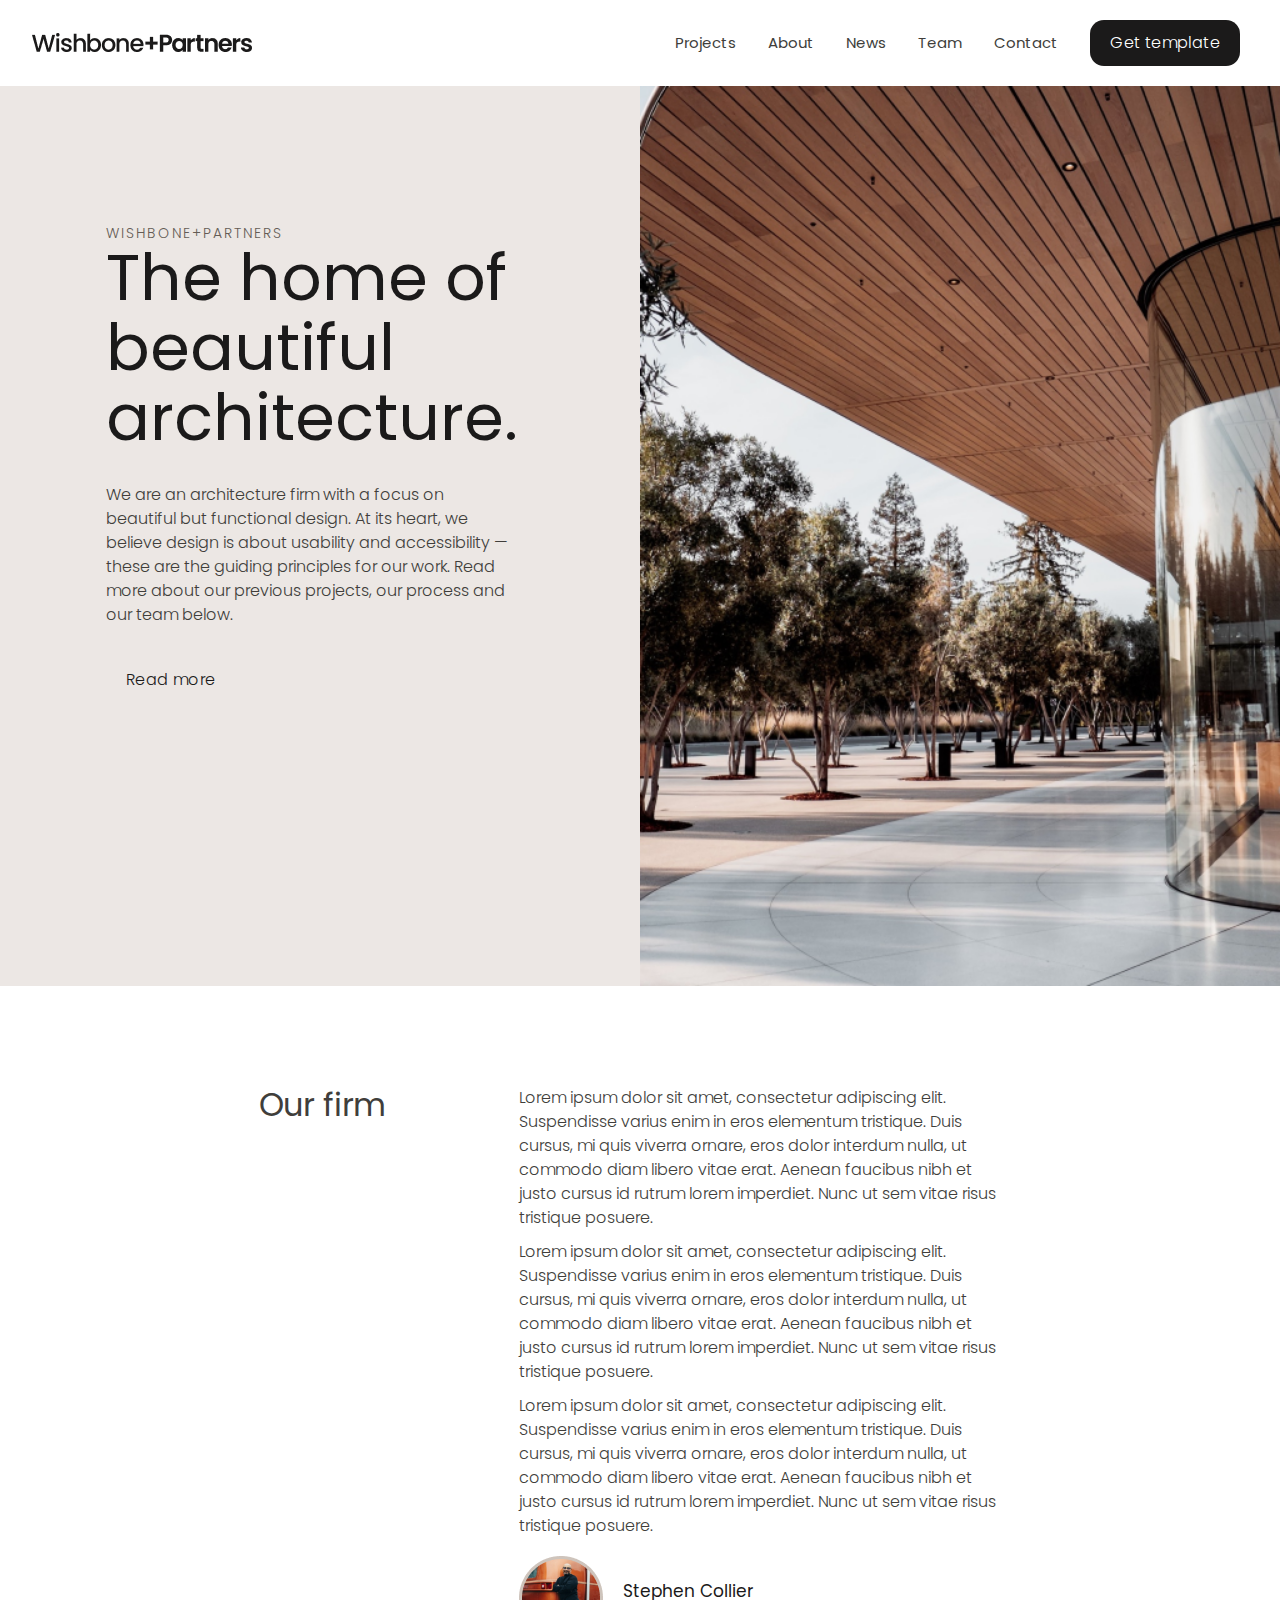
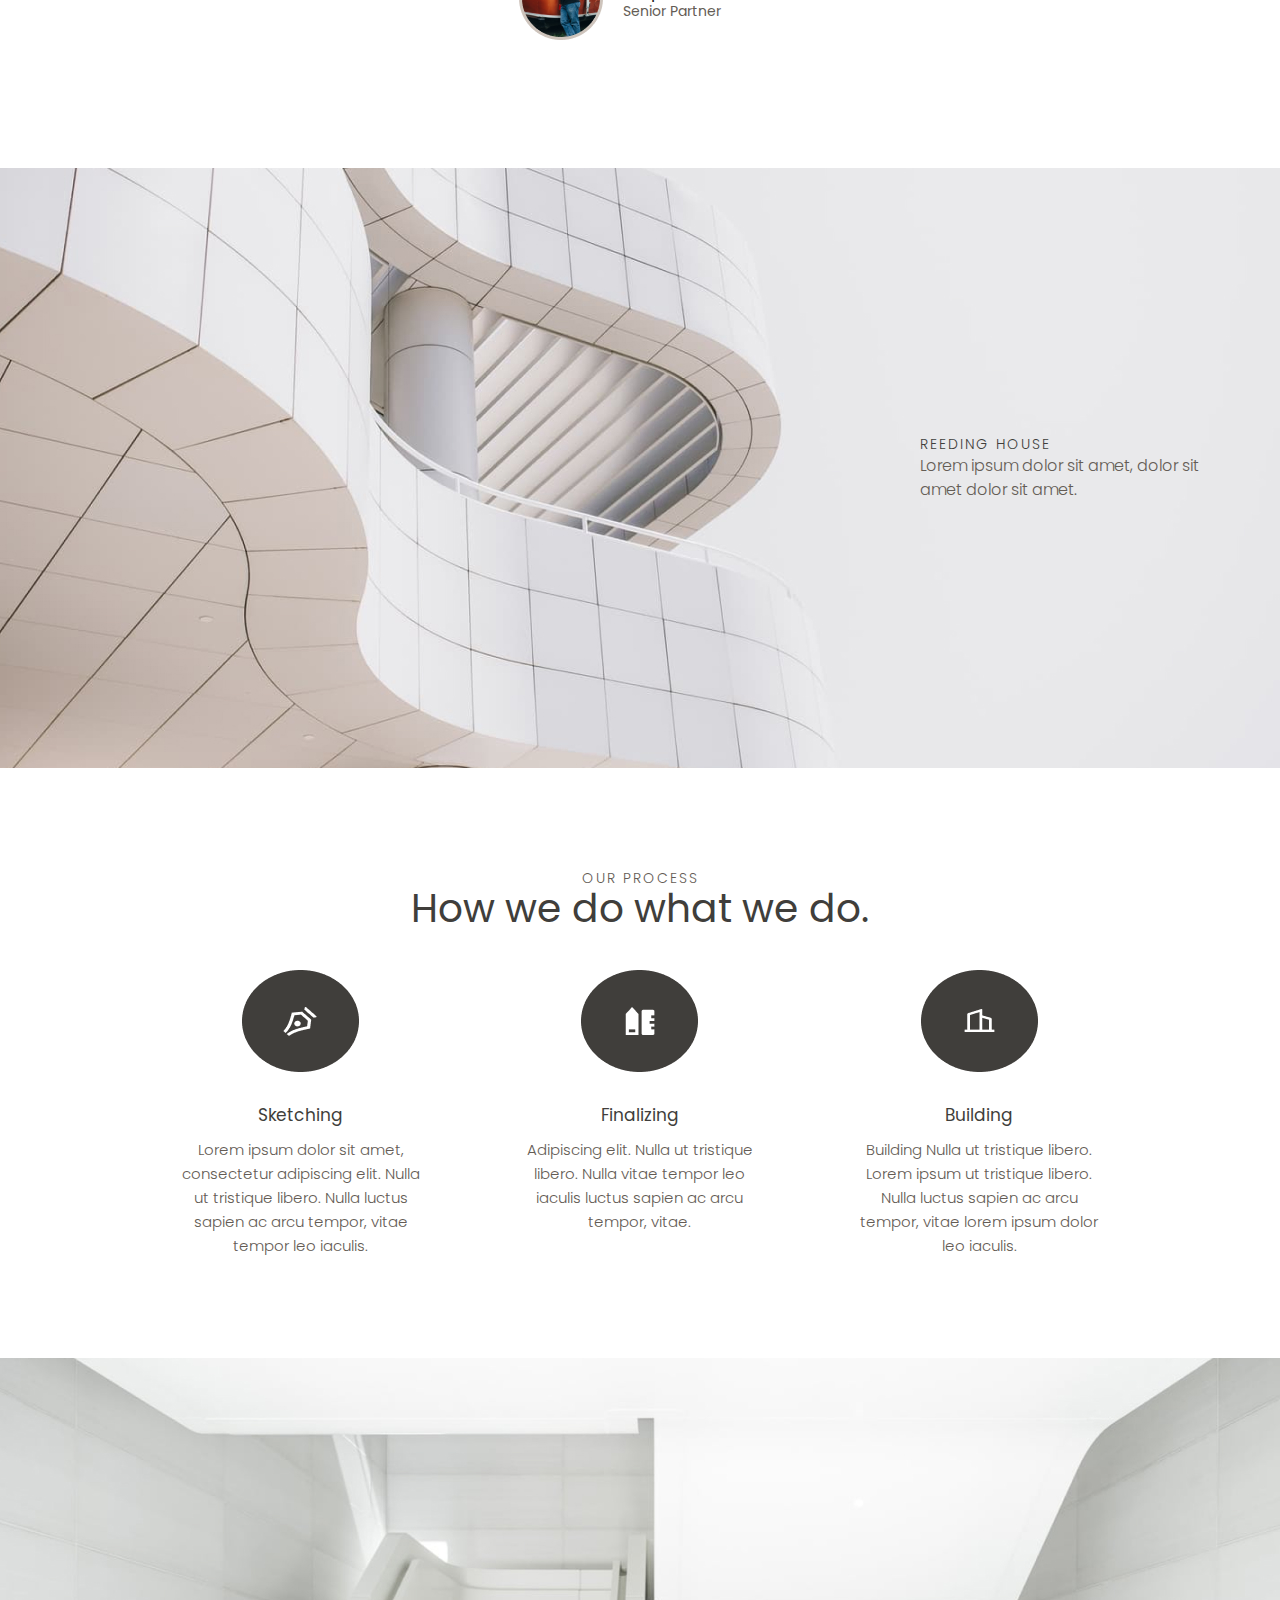
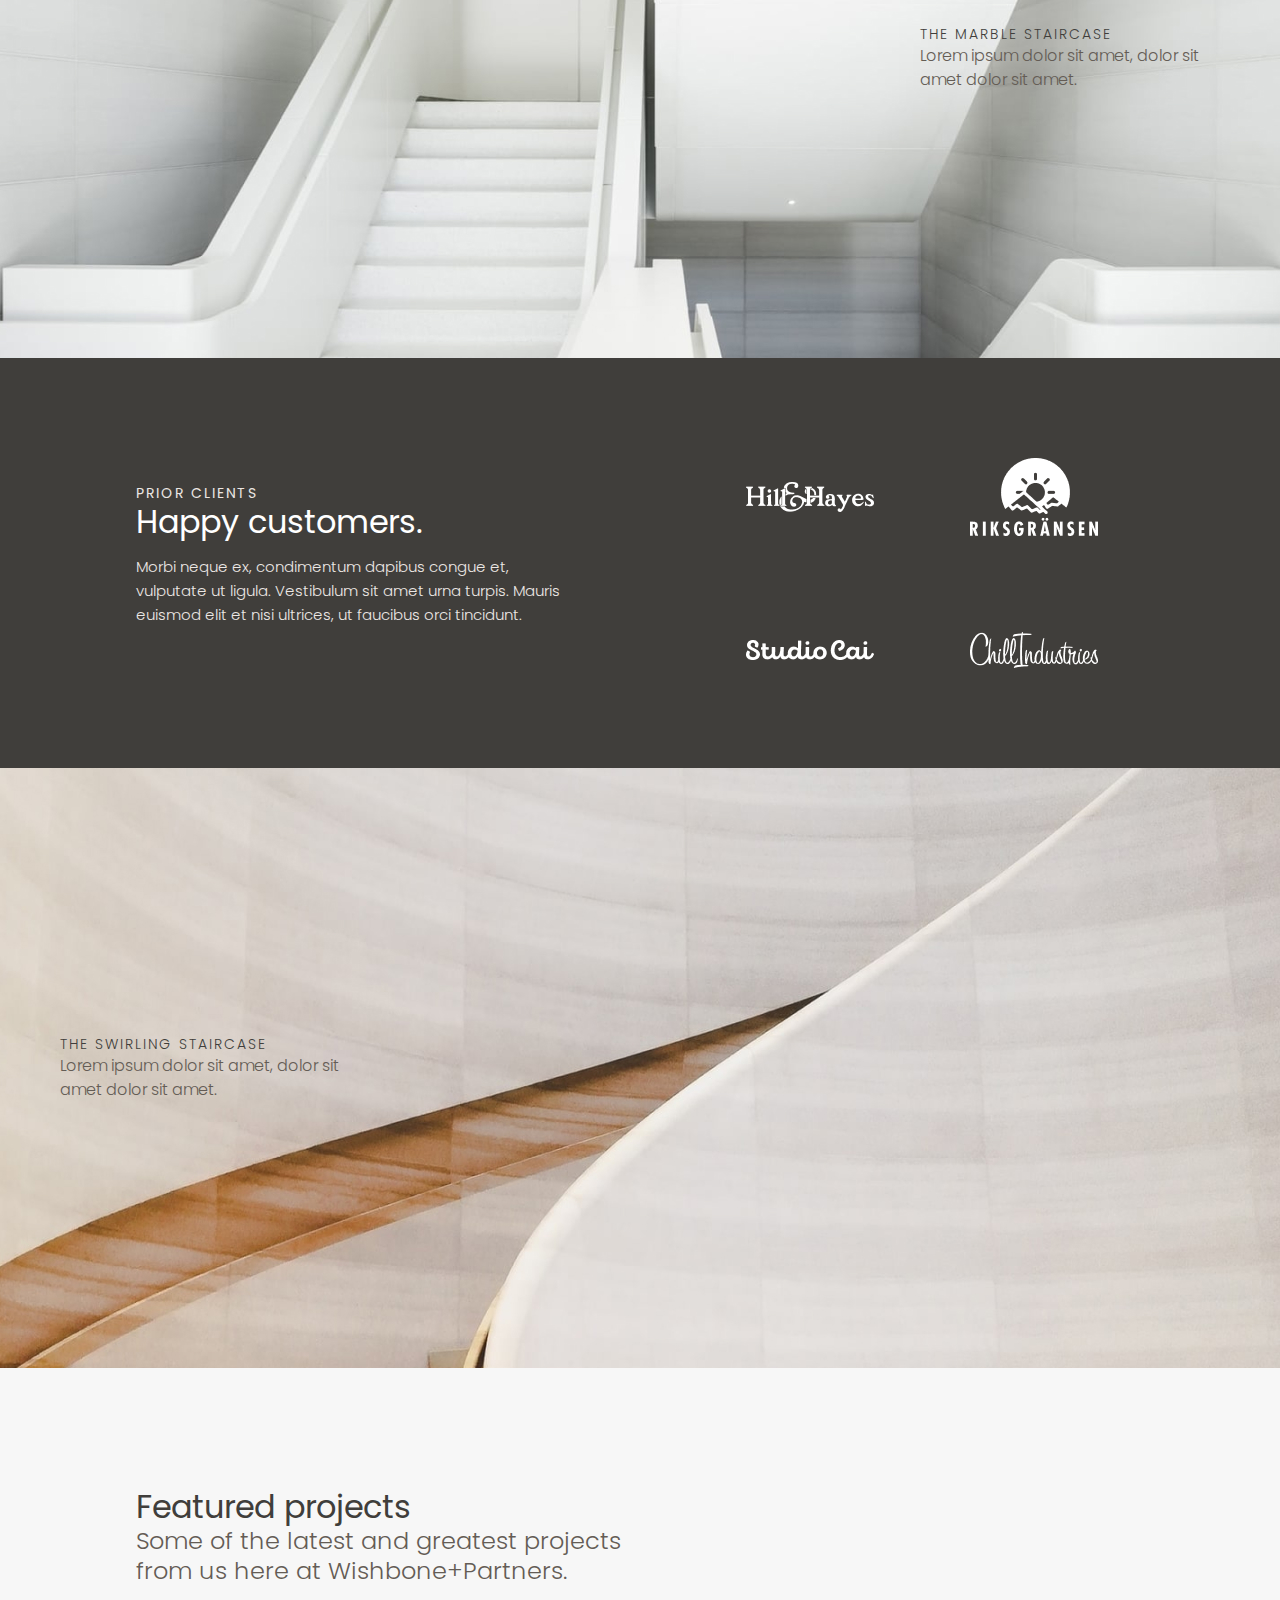
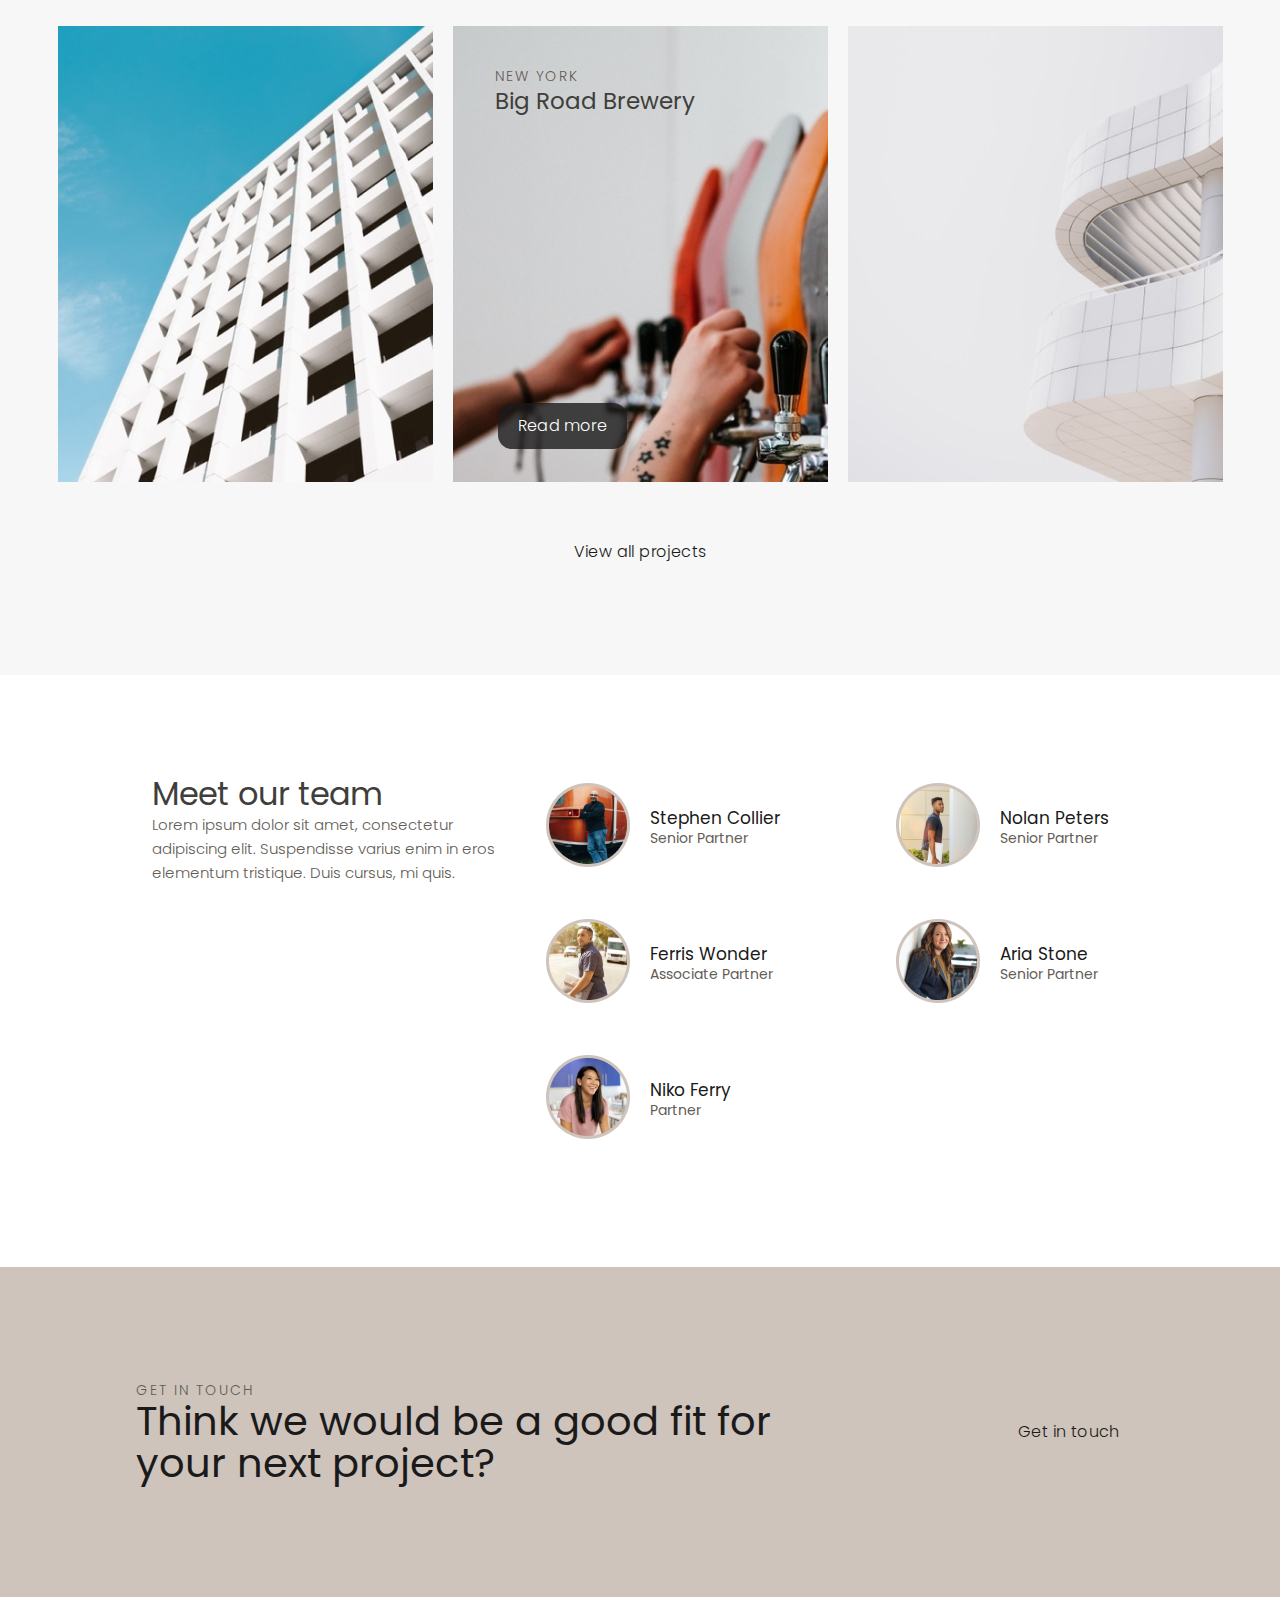
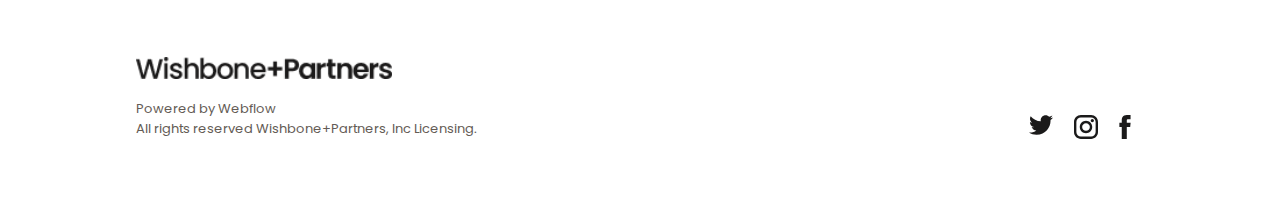
<file: index.html>
<!DOCTYPE html>
<html lang="en">
<head>
    <meta charset="UTF-8">
    <meta http-equiv="X-UA-Compatible" content="IE=edge">
    <meta name="viewport" content="width=device-width, initial-scale=1.0">
    <title>Wishbone+Partners</title>

    <link rel="icon" href="./img/favicon.png">
    <link rel="apple-touch-icon" href="./img/apple-touch-icon.png">
    <link rel="manifest" href="manifest.webmanifest">

    <link rel="preconnect" href="https://fonts.googleapis.com">
    <link rel="preconnect" href="https://fonts.gstatic.com" crossorigin>
    <link href="https://fonts.googleapis.com/css2?family=Poppins:wght@300;500;700&display=swap" rel="stylesheet">
    <link rel="stylesheet" href="./css/style.css">
</head>

<body class="body_main">
    
    <header class="header">
        
            <div class="header__block">
                <div class="header__logo">
                    <!-- <img src="./img/logo-main.png" alt=""> -->
                    <a href="/"><img src="./img/logo-main.png" alt=""></a>

                </div>
                <nav class="nav">
                    <div class="header__nav">
                        <ul class="nav__list">
                            <li class="nav__items"><a class="nav__link" href="#featured">Projects</a></li>
                            <li class="nav__items"><a class="nav__link" href="#preview">About</a></li>
                            <li class="nav__items"><a class="nav__link" href="#">News</a></li>
                            <li class="nav__items"><a class="nav__link" href="#team">Team</a></li>
                            <li class="nav__items"><a class="nav__link" href="#contactsas">Contact</a></li>
                        </ul>
                        <a href="#" class="button button_get header_button"> Get template</a>
                    </div>

                    <div class="hamburger">
                        <span></span>
                        <span></span>
                        <span></span>
                    </div>              
                </nav>
            </div>

    </header>

    <main> 
        <section class="promo">
            <div class="container">
                <div class="promo__block">
                    <div class="promo__text">
                        <p class="subheading">Wishbone+Partners</p>
                        <h1 class="heading-primary u-margin-bottom-medium">The home of beautiful architecture.</h1>
                        <div class="paragraph">We are an architecture firm with a focus on beautiful but functional design. At its heart, we believe design is about usability and accessibility — these are the guiding principles for our work. Read more about our previous projects, our process and our team below.</div>
                        <a class="button u-margin-top-big" href="#">Read more</a>
                    </div>
                    <div class="promo__img">
                    </div>
                </div>
            </div>                
        </section> 

        <section class="preview" id="preview">            
            <div class="container">
                <div class="preview__wrapper">
                    <h2 class="heading-secondary">
                        Our firm
                    </h2>
                    <div class="preview__block">  
                            <p class="paragraph">Lorem ipsum dolor sit amet, consectetur adipiscing elit. Suspendisse varius enim in eros elementum tristique. Duis cursus, mi quis viverra ornare, eros dolor interdum nulla, ut commodo diam libero vitae erat. Aenean faucibus nibh et justo cursus id rutrum lorem imperdiet. Nunc ut sem vitae risus tristique posuere.
                            <p class="paragraph">
                            Lorem ipsum dolor sit amet, consectetur adipiscing elit. Suspendisse varius enim in eros elementum tristique. Duis cursus, mi quis viverra ornare, eros dolor interdum nulla, ut commodo diam libero vitae erat. Aenean faucibus nibh et justo cursus id rutrum lorem imperdiet. Nunc ut sem vitae risus tristique posuere.
                            <p class="paragraph">
                            Lorem ipsum dolor sit amet, consectetur adipiscing elit. Suspendisse varius enim in eros elementum tristique. Duis cursus, mi quis viverra ornare, eros dolor interdum nulla, ut commodo diam libero vitae erat. Aenean faucibus nibh et justo cursus id rutrum lorem imperdiet. Nunc ut sem vitae risus tristique posuere.</p>

                        <div class="preview__author">
                            <div class="preview__author_photo">
                                <img src="./img/photo-owner.png" alt="photo-owner">
                            </div>
                            <div class="preview__author-name name">
                                Stephen Collier
                                <span class="specialty">Senior Partner</span> 
                            </div>
                        </div>
                    </div>
                </div>
            </div>
        </section> 

         <section class="projects">
                <div class="projects__wrapper projects__wrapper_first">
                    <div class="projects__descr_right">
                        <p class="subheading subheading-dark">Reeding House</p>
                        <div class="paragraph-light">
                            Lorem ipsum dolor sit amet, dolor sit amet dolor sit amet.
                        </div>
                    </div>
                </div>
        </section> 

         <section class="process">
            <div class="container">
                <div class="process__wrapper">
                    <p class="subheading">Our process</p>
                    <h2 class="heading-trinity">How we do what we do.</h2>
                    <div class="process__block">
                        <div class="process__items">
                            <div class="process__img">
                                <img src="./img/process-1.png" alt="">
                            </div>
                            <p class="paragraph-name">Sketching</p>
                            <div class="paragraph-small">
                                Lorem ipsum dolor sit amet, consectetur adipiscing elit. Nulla ut tristique libero. Nulla luctus sapien ac arcu tempor, vitae tempor leo iaculis.
                            </div>
                        </div>
                        <div class="process__items">
                            <div class="process__img">
                                <img src="./img/process-2.png" alt="">
                            </div>
                            <p class="paragraph-name">Finalizing</p>
                            <div class="paragraph-small">
                                Adipiscing elit. Nulla ut tristique libero. Nulla vitae tempor leo iaculis luctus sapien ac arcu tempor, vitae.                        </div>
                        </div>
                        <div class="process__items">
                            <div class="process__img">
                                <img src="./img/process-3.png" alt="">
                            </div>
                            <p class="paragraph-name">Building</p>
                            <div class="paragraph-small">
                                Building
                                Nulla ut tristique libero. Lorem ipsum ut tristique libero. Nulla luctus sapien ac arcu tempor, vitae lorem ipsum dolor leo iaculis.                        </div>
                        </div>
                    </div>
                </div>
            </div>
        </section> 

        <section class="projects">
            <div class="projects__wrapper projects__wrapper_second">
                <div class="projects__descr_right">
                    <p class="subheading subheading-dark">The marble staircase</p>
                    <div class="paragraph-light">
                        Lorem ipsum dolor sit amet, dolor sit amet dolor sit amet.
                    </div>
                </div>
            </div>
        </section> 

         <section class="clients">
            <div class="container">
                <div class="clients__block">
                    <div class="clients__report">
                        <p class="subheading subheading-light">prior clients</p>
                        <h3 class="heading-secondary heading-secondary-white">Happy customers.</h3>
                        <p class="paragraph-small-light">
                            Morbi neque ex, condimentum dapibus congue et, vulputate ut ligula. Vestibulum sit amet urna turpis. Mauris euismod elit et nisi ultrices, ut faucibus orci tincidunt.
                        </p>
                    </div>
                    <div class="clients__list">
                        <img src="./img/logo-1.png" alt=""> 
                        <img src="./img/logo-2.png" alt="">
                        <img src="./img/logo-3.png" alt="">
                        <img src="./img/logo-4.png" alt="">
                    </div>
                </div>
            </div>
        </section> 

        <section class="projects">
            <div class="projects__wrapper projects__wrapper_third">
                <div class="projects__descr_left">
                    <p class="subheading subheading-dark">The swirling staircase</p>
                    <div class="paragraph-light">
                        Lorem ipsum dolor sit amet, dolor sit amet dolor sit amet.
                    </div>
                </div>
            </div>
        </section>

    <section class="featured" id="featured">
            <div class="featured__wrapper">
                <h2 class="heading-secondary">Featured projects</h2>
                <p class="featured__text">Some of the latest and greatest projects from us here at Wishbone+Partners.</p>
                
                <div class="featured__list u-margin-bottom-big u-margin-top-bigger">
                    <div class="featured__items">
                        <img src="./img/projects-1.jpg" alt="projects-1"> 
                    </div>
                    
                    <div class="featured__items">
                        <div class="featured__desc">
                            <p class="subheading">New York</p>
                            <h2 class="featured__desc__title">Big Road Brewery </h2>
                        </div>
                        <div class="featured__desc-button">
                        <a class="button button-more" href="./page.html">Read more</a>
                        </div> 

                        <img src="./img/projects-2.jpg" alt="projects-2">                        
                    </div>

                    <div class="featured__items">
                        <img src="./img/projects-3.jpg" alt="projects-3">
                    </div>
                </div>
                <div class="u-center-text">
                    <a class="button button-center" href="/blog.html">View all projects</a>    
                </div>                
            </div>
        </section> 

        <section class="team" id="team">
            <div class="wrapper">
                <div class="team__block">    
                    <div class="team__report">
                        <h2 class="heading-secondary">Meet our team</h2>
                        <p class="team__descr">Lorem ipsum dolor sit amet, consectetur adipiscing elit. Suspendisse varius enim in eros elementum tristique. Duis cursus, mi quis.</p>
                        <a class="button team__button">See team</a>
                    </div>                
                    
                    <div class="team__preview " id="team__preview">
                        <div class="preview__author">
                            <div class="preview__author_photo">
                                <img src="./img/photo-owner.png" alt="photo-owner">
                            </div>
                            <div class="preview__author-name name">
                                Stephen Collier
                                <span class="specialty">Senior Partner</span> 
                            </div>
                        </div>
                        <div class="preview__author">
                            <div class="preview__author_photo">
                                <img src="./img/photo-owner-2.png" alt="photo-owner">
                            </div>
                            <div class="preview__author-name name">
                                Nolan Peters
                                <span class="specialty">Senior Partner</span> 
                            </div>
                        </div>
                        <div class="preview__author">
                            <div class="preview__author_photo">
                                <img src="./img/photo-owner-3.png" alt="photo-owner">
                            </div>
                            <div class="preview__author-name name">
                                Ferris Wonder                                <span class="specialty">Associate Partner</span> 
                            </div>
                        </div>
                        <div class="preview__author">
                            <div class="preview__author_photo">
                                <img src="./img/photo-owner-4.png" alt="photo-owner">
                            </div>
                            <div class="preview__author-name name">
                                Aria Stone                                <span class="specialty">Senior Partner</span> 
                            </div>
                        </div>
                        <div class="preview__author">
                            <div class="preview__author_photo">
                                <img src="./img/photo-owner-5.png" alt="photo-owner">
                            </div>
                            <div class="preview__author-name name">
                                Niko Ferry                                <span class="specialty">Partner</span> 
                            </div>
                        </div>

                    </div>
                </div>
                
            </div>
        </section> 

        <section class="touch" id="contactsas">
            <div class="wrapper">
                <div class="touch__block">
                    <div class="touch__desc">
                        <p class="subheading">Get in touch</p>
                        <h2 class="touch__title">Think we would be a good fit for your next project?</h2>    
                    </div>
                    <a class="button touch__button" href="#">Get in touch</a>
                </div>
            </div>
        </section> 

    </main> 
    <footer class="footer" >
        <div class="footer__wrapper">
            <div class="footer__block">
                <div class="footer__desc">
                    <div class="footer__logo">
                        <img src="./img/logo-main.png" alt="">
                    </div>
                    <p class="footer__desc"> Powered by Webflow
                    <br>
                    All rights reserved Wishbone+Partners, Inc Licensing.</p>
                </div>
                <div class="footer__social">
                    <a href="#" class="footer__social_link">
                        <img src="./icons/icon_twiter.svg" alt="twiter"></a>
                    <a href="#" class="footer__social_link">
                        <img src="./icons/icon_insta.svg" alt="insta" ></a>
                    <a href="#" class="footer__social_link">
                        <img src="./icons/icon_fb.svg" alt="fb"></a>
                </div>
            </div>
        </div>

    </footer> 


    <script src="./js/script.js"></script>
</body>
</html>
</file>
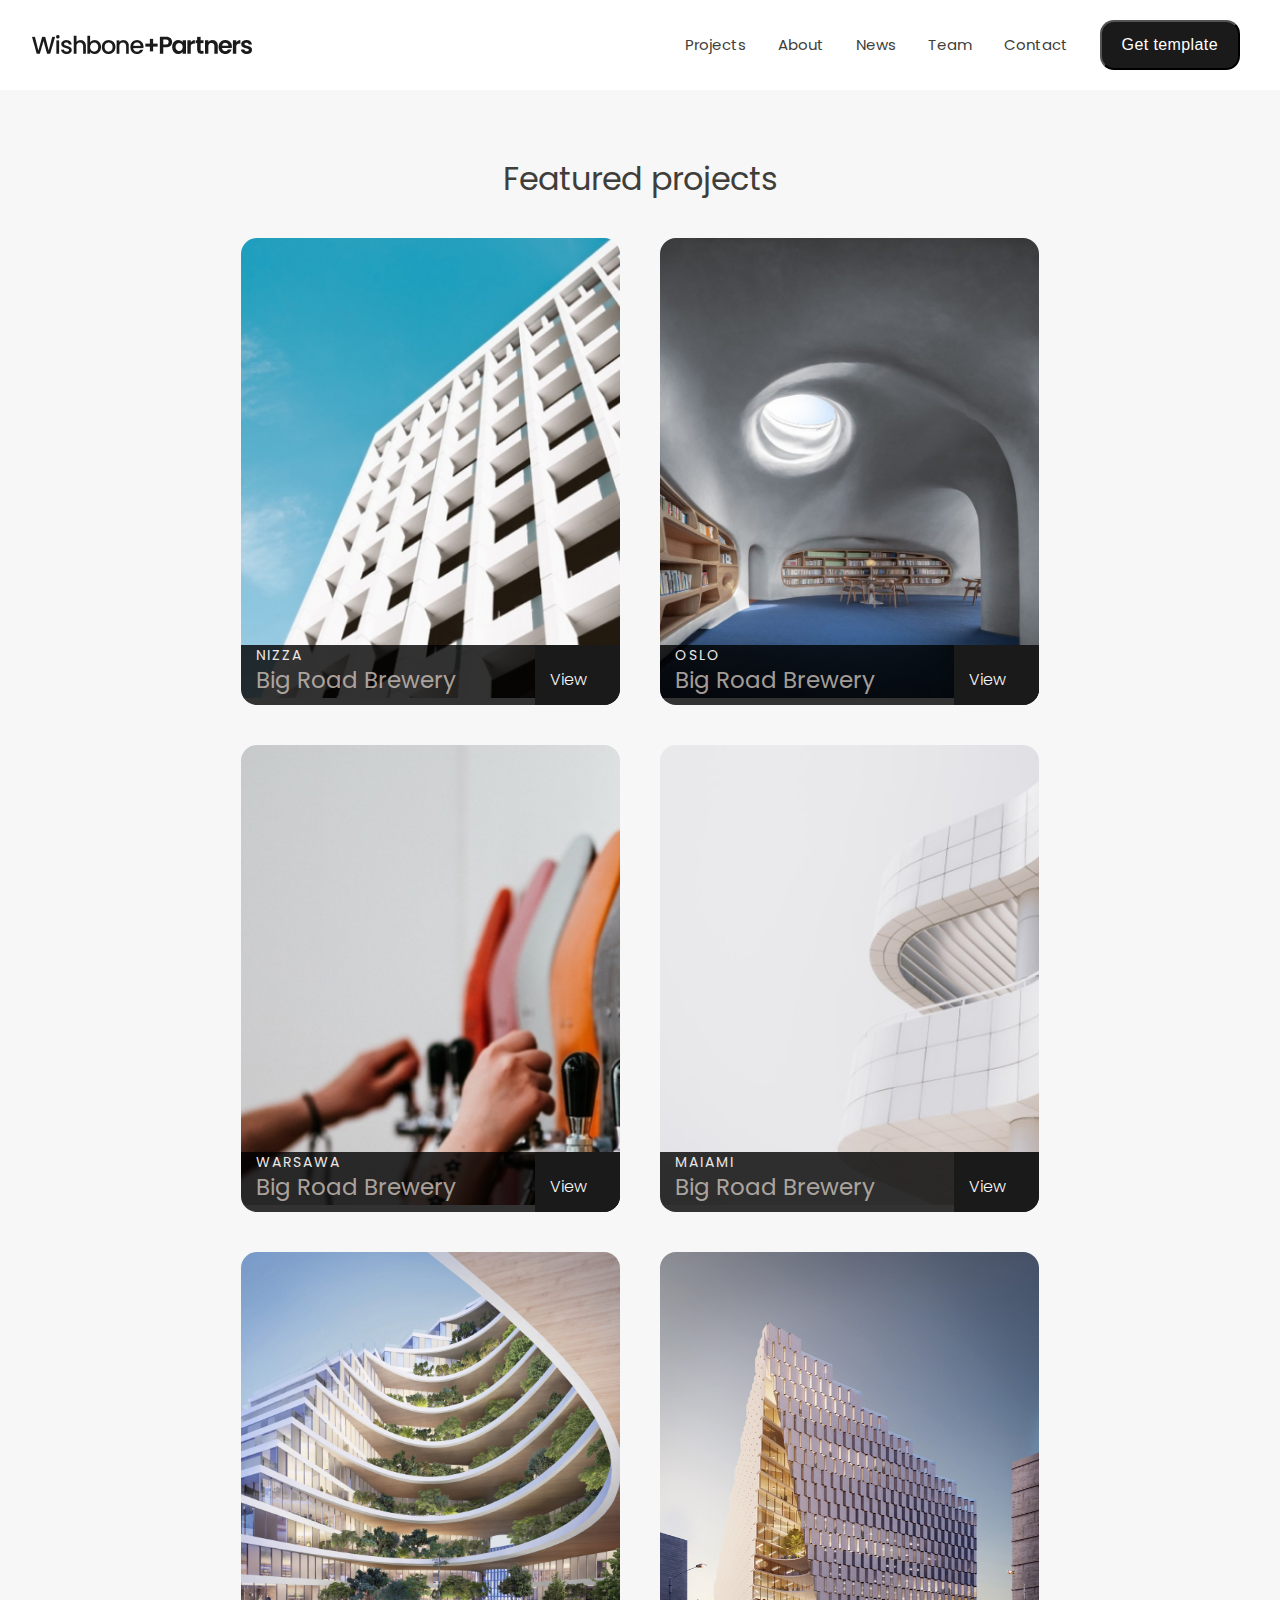
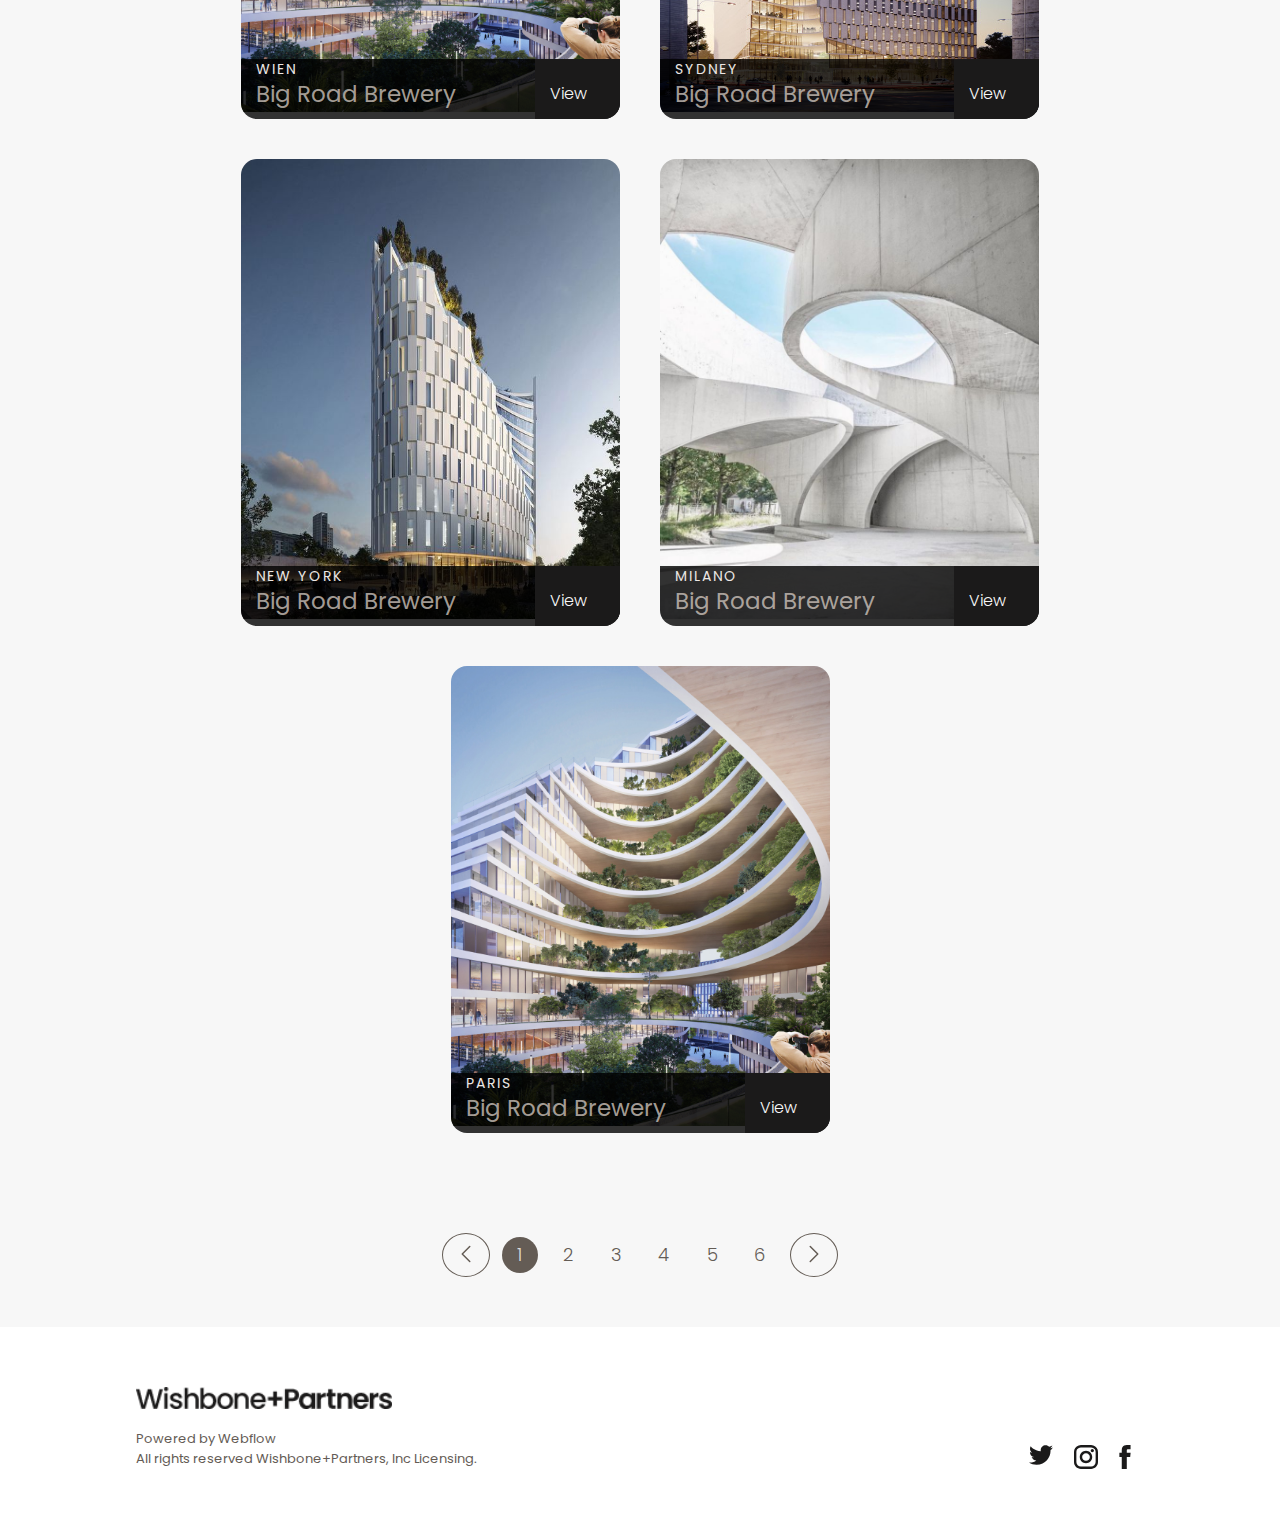
<file: blog.html>
<!DOCTYPE html>
<html lang="en">
<head>
    <meta charset="UTF-8">
    <meta http-equiv="X-UA-Compatible" content="IE=edge">
    <meta name="viewport" content="width=device-width, initial-scale=1.0">
    <title>Blog &#9658; Wishbone+Partners</title>

    <link rel="icon" href="./img/favicon.png">
    <link rel="apple-touch-icon" href="./img/apple-touch-icon.png">
    <link rel="manifest" href="./manifest.webmanifest">

    <link rel="preconnect" href="https://fonts.googleapis.com">
    <link rel="preconnect" href="https://fonts.gstatic.com" crossorigin>
    <link href="https://fonts.googleapis.com/css2?family=Poppins:wght@300;500;700&display=swap" rel="stylesheet">
    <link rel="stylesheet" href="./css/style.css">
</head>

<body class="body_main">
    
    <header class="header">
        <div class="container">
            <div class="header__block">
                <div class="header__logo">
                    <a href="/"><img src="./img/logo-main.png" alt=""></a>
                </div>
                <nav class="nav">
                    <div class="header__nav">
                        <ul class="nav__list">
                            <li class="nav__items"><a class="nav__link" href="#featured">Projects</a></li>
                            <li class="nav__items"><a class="nav__link" href="#preview">About</a></li>
                            <li class="nav__items"><a class="nav__link" href="#">News</a></li>
                            <li class="nav__items"><a class="nav__link" href="#team">Team</a></li>
                            <li class="nav__items"><a class="nav__link" href="#contactsas">Contact</a></li>
                        </ul>
                        <button class="button button_get header_button">Get template</button>
                    </div>

                    <div class="hamburger">
                        <span></span>
                        <span></span>
                        <span></span>
                    </div>              
                </nav>
            </div>
        </div>
    </header>

    <main> 
        <section class="projects_page">

            <div class="projects_page__wrapper">
                <h2 class="heading-secondary u-center-text">Featured projects</h2>                
                <div class="projects_page__list">

                    <div class="projects_page__items">
                        <img src="./img/projects-1.jpg" alt="projects-1" width="379px" height="460px"> 
                        <div class="projects_page__card">
                            <div class="projects_page__card-body">
                                <h2 class="subheading subheading-light">Nizza</h2>
                                <h3 class="projects_page__card_subtitle">Big Road Brewery </h3>
                                <p class="projects_page__card_desc">Lorem ipsum dolor sit amet, consectetur adipiscing elit. Suspendisse varius enim in eros elementum tristique. Duis cursus, mi quis viverra ornare, eros dolor interdum nulla, ut commodo diam libero vitae erat. Aenean faucibus nibh et justo cursus id rutrum lorem imperdiet. Nunc ut sem vitae risus tristique posuere.
                                </p>
                                <a class="button button-blog u-margin-top-big" href="./page.html">Read more</a>                                
                            </div>
                        </div>

                    </div>

                    <div class="projects_page__items">
                        <img src="./img/projects-7.jpeg" alt="projects-7" width="379px" height="460px"> 
                        <div class="projects_page__card">
                            <div class="projects_page__card-body">
                                <h2 class="subheading subheading-light">Oslo</h2>
                                <h3 class="projects_page__card_subtitle">Big Road Brewery </h3>
                                <p class="projects_page__card_desc">Lorem ipsum dolor sit amet, consectetur adipiscing elit. Suspendisse varius enim in eros elementum tristique. Duis cursus, mi quis viverra ornare, eros dolor interdum nulla, ut commodo diam libero vitae erat. Aenean faucibus nibh et justo cursus id rutrum lorem imperdiet. Nunc ut sem vitae risus tristique posuere.
                                </p>

                                <a class="button button-blog u-margin-top-big" href="./page.html">Read more</a> 
                            </div>
                        </div>
                    </div>

                    <div class="projects_page__items">
                        <img src="./img/projects-2.jpg" alt="projects-2" width="379px" height="460px"> 
                        <div class="projects_page__card">
                            <div class="projects_page__card-body">
                                <h2 class="subheading subheading-light">Warsawa</h2>
                                <h3 class="projects_page__card_subtitle">Big Road Brewery </h3>
                                <p class="projects_page__card_desc">Lorem ipsum dolor sit amet, consectetur adipiscing elit. Suspendisse varius enim in eros elementum tristique. Duis cursus, mi quis viverra ornare, eros dolor interdum nulla, ut commodo diam libero vitae erat. Aenean faucibus nibh et justo cursus id rutrum lorem imperdiet. Nunc ut sem vitae risus tristique posuere.
                                </p>
                                <a class="button button-blog u-margin-top-big" href="./page.html">Read more</a> 
                            </div>
                        </div>
                    </div>

                    <div class="projects_page__items">
                        <img src="./img/projects-3.jpg" alt="projects-3" width="379px" height="460px"> 
                        <div class="projects_page__card">
                            <div class="projects_page__card-body">
                                <h2 class="subheading subheading-light">Maiami</h2>
                                <h3 class="projects_page__card_subtitle">Big Road Brewery </h3>
                                <p class="projects_page__card_desc">Lorem ipsum dolor sit amet, consectetur adipiscing elit. Suspendisse varius enim in eros elementum tristique. Duis cursus, mi quis viverra ornare, eros dolor interdum nulla, ut commodo diam libero vitae erat. Aenean faucibus nibh et justo cursus id rutrum lorem imperdiet. Nunc ut sem vitae risus tristique posuere.
                                </p>
                                <a class="button button-blog u-margin-top-big" href="./page.html">Read more</a>
                            </div>
                        </div>
                    </div>

                    <div class="projects_page__items">
                        <img src="./img/projects-4.jpg" alt="projects-4" width="379px" height="460px"> 
                        <div class="projects_page__card">
                            <div class="projects_page__card-body">
                                <h2 class="subheading subheading-light">Wien</h2>
                                <h3 class="projects_page__card_subtitle">Big Road Brewery </h3>
                                <p class="projects_page__card_desc">Lorem ipsum dolor sit amet, consectetur adipiscing elit. Suspendisse varius enim in eros elementum tristique. Duis cursus, mi quis viverra ornare, eros dolor interdum nulla, ut commodo diam libero vitae erat. Aenean faucibus nibh et justo cursus id rutrum lorem imperdiet. Nunc ut sem vitae risus tristique posuere.
                                </p>
                                <a class="button button-blog u-margin-top-big" href="./page.html">Read more</a> 
                            </div>
                        </div>
                    </div>

                    <div class="projects_page__items">
                        <img src="./img/projects-5.jpg" alt="projects-5" width="379px" height="460px"> 
                        <div class="projects_page__card">
                            <div class="projects_page__card-body">
                                <h2 class="subheading subheading-light">Sydney</h2>
                                <h3 class="projects_page__card_subtitle">Big Road Brewery </h3>
                                <p class="projects_page__card_desc">Lorem ipsum dolor sit amet, consectetur adipiscing elit. Suspendisse varius enim in eros elementum tristique. Duis cursus, mi quis viverra ornare, eros dolor interdum nulla, ut commodo diam libero vitae erat. Aenean faucibus nibh et justo cursus id rutrum lorem imperdiet. Nunc ut sem vitae risus tristique posuere.
                                </p>
                                <a class="button button-blog u-margin-top-big" href="./page.html">Read more</a> 
                            </div>
                        </div>
                    </div>

                    <div class="projects_page__items">
                        <img src="./img/projects-6.jpg" alt="projects-6" width="379px" height="460px"> 
                        <div class="projects_page__card">
                            <div class="projects_page__card-body">
                                <h2 class="subheading subheading-light">New York</h2>
                                <h3 class="projects_page__card_subtitle">Big Road Brewery </h3>
                                <p class="projects_page__card_desc">Lorem ipsum dolor sit amet, consectetur adipiscing elit. Suspendisse varius enim in eros elementum tristique. Duis cursus, mi quis viverra ornare, eros dolor interdum nulla, ut commodo diam libero vitae erat. Aenean faucibus nibh et justo cursus id rutrum lorem imperdiet. Nunc ut sem vitae risus tristique posuere.
                                </p>
                                <a class="button button-blog u-margin-top-big" href="./page.html">Read more</a> 
                            </div>
                        </div>
                    </div>


                    <div class="projects_page__items">
                        <img src="./img/projects-8.jpeg" alt="projects-8" width="379px" height="460px"> 
                        <div class="projects_page__card">
                            <div class="projects_page__card-body">
                                <h2 class="subheading subheading-light">Milano</h2>
                                <h3 class="projects_page__card_subtitle">Big Road Brewery </h3>
                                <p class="projects_page__card_desc">Lorem ipsum dolor sit amet, consectetur adipiscing elit. Suspendisse varius enim in eros elementum tristique. Duis cursus, mi quis viverra ornare, eros dolor interdum nulla, ut commodo diam libero vitae erat. Aenean faucibus nibh et justo cursus id rutrum lorem imperdiet. Nunc ut sem vitae risus tristique posuere.
                                </p>
                                <a class="button button-blog u-margin-top-big" href="./page.html">Read more</a> 
                            </div>
                        </div>
                    </div>

                    <div class="projects_page__items">
                        <img src="./img/projects-4.jpg" alt="projects-4" width="379px" height="460px"> 
                        <div class="projects_page__card">
                            <div class="projects_page__card-body">
                                <h2 class="subheading subheading-light">Paris</h2>
                                <h3 class="projects_page__card_subtitle">Big Road Brewery </h3>
                                <p class="projects_page__card_desc">Lorem ipsum dolor sit amet, consectetur adipiscing elit. Suspendisse varius enim in eros elementum tristique. Duis cursus, mi quis viverra ornare, eros dolor interdum nulla, ut commodo diam libero vitae erat. Aenean faucibus nibh et justo cursus id rutrum lorem imperdiet. Nunc ut sem vitae risus tristique posuere.
                                </p>
                                <a class="button button-blog u-margin-top-big" href="./page.html">Read more</a> 
                            </div>
                        </div>
                    </div>
                </div>

                <div class="pagination">
                    <button class="pagination__btn pagination__btn-prev" onclick="backBtn()">
                      <svg 
                          xmlns="http://www.w3.org/2000/svg" 
                          fill="none" 
                          viewBox="0 0 24 24" 
                          stroke-width="1.5" 
                          stroke="currentColor" 
                          class="pagination__icon">
                        <path stroke-linecap="round" 
                              stroke-linejoin="round" 
                              d="M15.75 19.5L8.25 12l7.5-7.5" />
                      </svg> 
                    </button>
                    <ul class="pagination__list">
                       <li class="pagination__page-link pagination__page-link--current" onclick="activeLink()" value="1" >1
                       </li> 
                       <li class="pagination__page-link" onclick="activeLink()" value="2" >2</li> 
                       <li value="3" class="pagination__page-link" onclick="activeLink()">3</li> 
                       <li value="4" class="pagination__page-link" onclick="activeLink()">4</li> 
                       <li value="5" class="pagination__page-link" onclick="activeLink()">5</li> 
                       <li value="6" class="pagination__page-link" onclick="activeLink()">6</li> 
                    </ul>
                    
                    <button class="pagination__btn pagination__btn-next" onclick="nextBtn()">
                      <svg xmlns="http://www.w3.org/2000/svg" fill="none" viewBox="0 0 24 24" stroke-width="1.5" stroke="currentColor" class="pagination__icon">
                        <path stroke-linecap="round" stroke-linejoin="round" d="M8.25 4.5l7.5 7.5-7.5 7.5" />
                      </svg>
                   </button>
                    </div>


           
              
        </div>
        </section> 



    </main> 
    <footer class="footer" >
        <div class="footer__wrapper">
            <div class="footer__block">
                <div class="footer__desc">
                    <div class="footer__logo">
                        <img src="./img/logo-main.png" alt="">
                    </div>
                    <p class="footer__desc"> Powered by Webflow
                    <br>
                    All rights reserved Wishbone+Partners, Inc Licensing.</p>
                </div>
                <div class="footer__social">
                    <a href="#" class="footer__social_link">
                        <img src="./icons/icon_twiter.svg" alt="twiter"></a>
                    <a href="#" class="footer__social_link">
                        <img src="./icons/icon_insta.svg" alt="insta" ></a>
                    <a href="#" class="footer__social_link">
                        <img src="./icons/icon_fb.svg" alt="fb"></a>
                </div>
            </div>
        </div>

    </footer> 
    

    <script src="./js/script.js"></script>
    <script src="./js/script-pagination.js"></script>
</body>
</html>
</file>
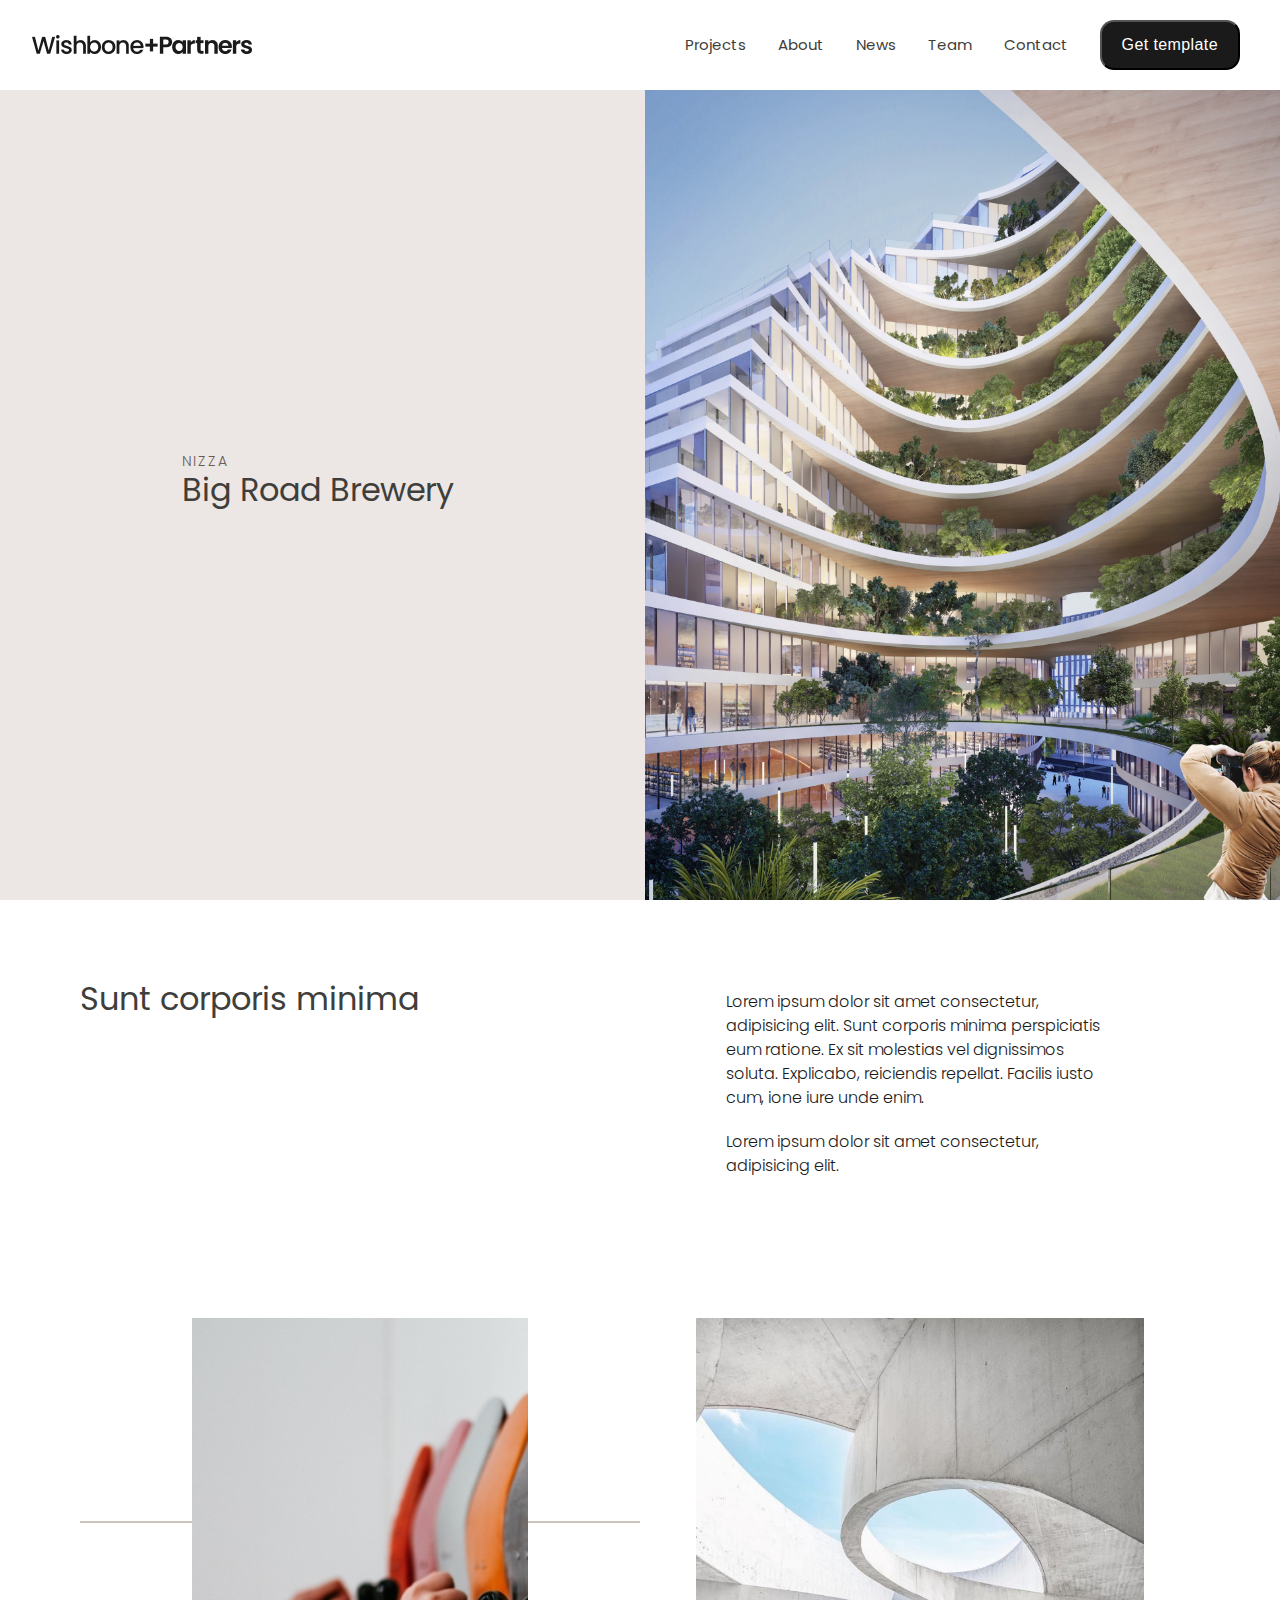
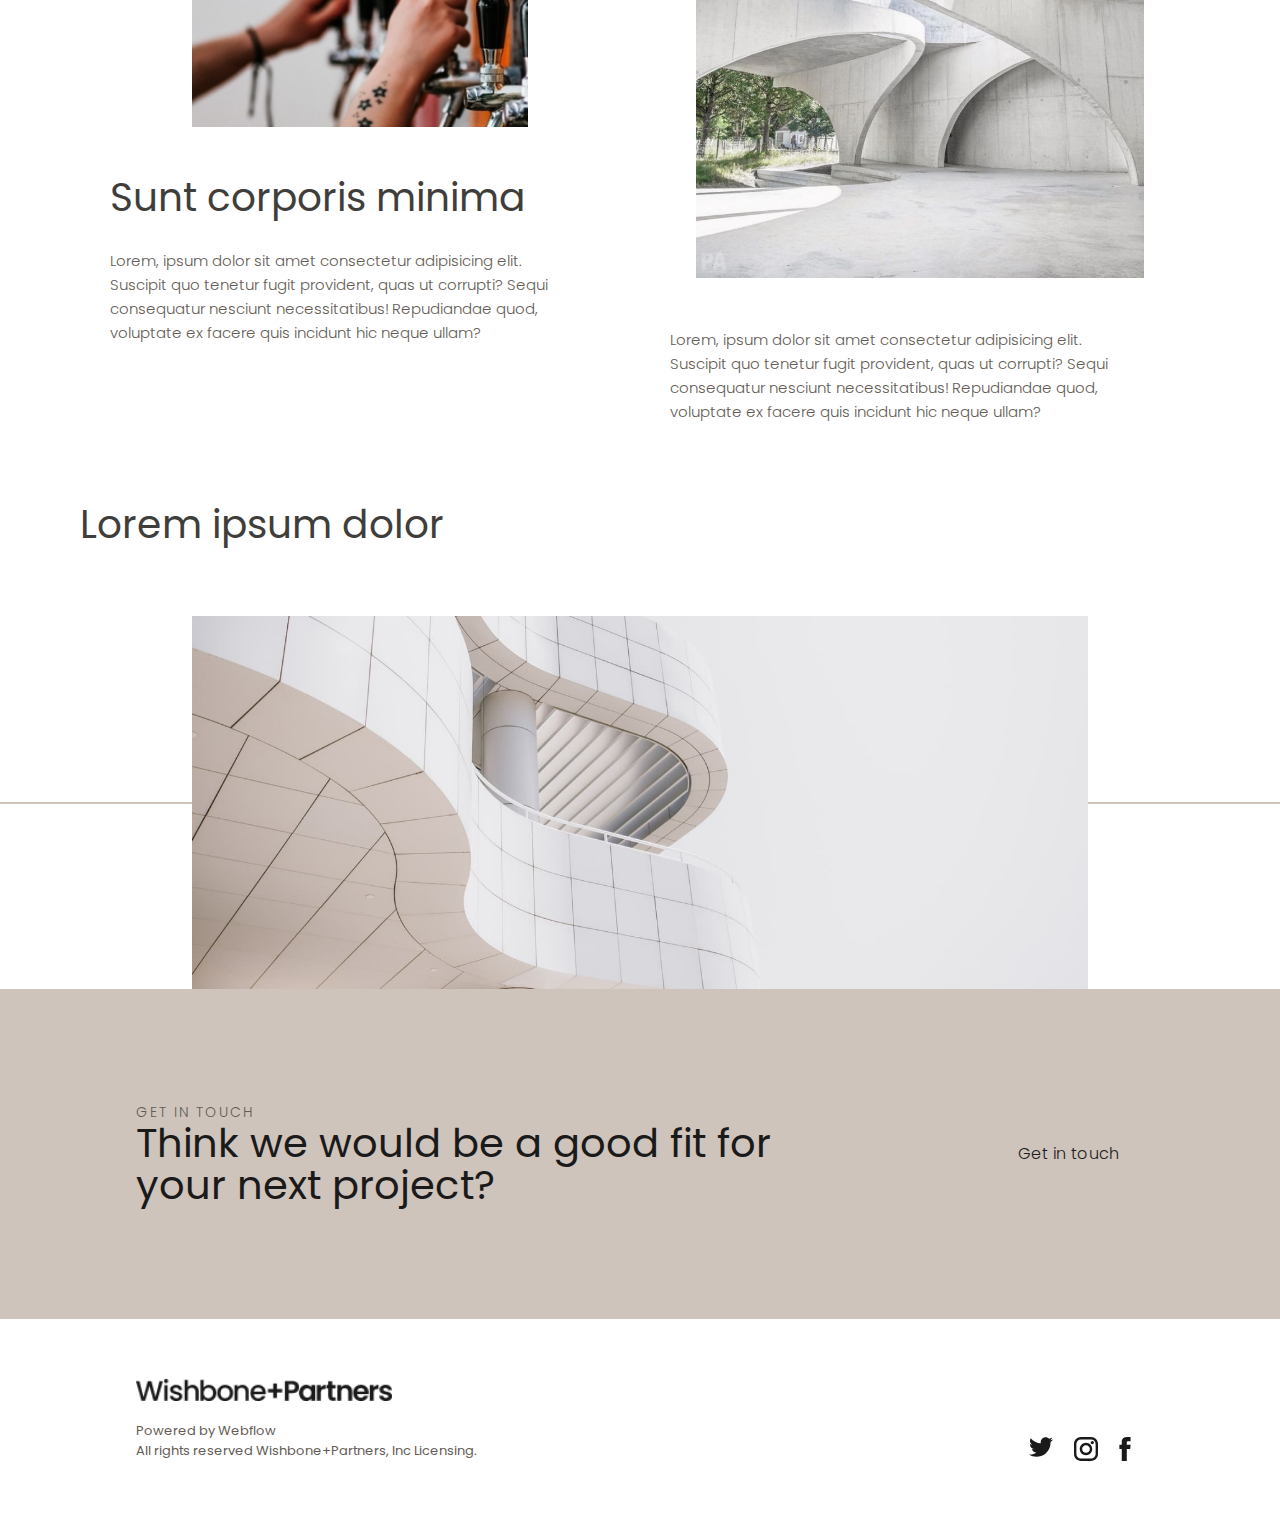
<file: page.html>
<!DOCTYPE html>
<html lang="en">
<head>
    <meta charset="UTF-8">
    <meta http-equiv="X-UA-Compatible" content="IE=edge">
    <meta name="viewport" content="width=device-width, initial-scale=1.0">
    <title>Big Road Brewery &#9658; Wishbone+Partners </title>

    <link rel="icon" href="./img/favicon.png">
    <link rel="apple-touch-icon" href="./img/apple-touch-icon.png">
    <link rel="manifest" href="./manifest.webmanifest">

    <link rel="preconnect" href="https://fonts.googleapis.com">
    <link rel="preconnect" href="https://fonts.gstatic.com" crossorigin>
    <link href="https://fonts.googleapis.com/css2?family=Poppins:wght@300;500;700&display=swap" rel="stylesheet">
    <link rel="stylesheet" href="./css/style.css">
</head>

<body class="body_main">
    <header class="header">
        <div class="container">
            <div class="header__block">
                <div class="header__logo">
                    <a href="/"><img src="./img/logo-main.png" alt=""></a>
                </div>
                <nav class="nav">
                    <div class="header__nav">
                        <ul class="nav__list">
                            <li class="nav__items"><a class="nav__link" href="/index.html#featured">Projects</a></li>
                            <li class="nav__items"><a class="nav__link" href="/index.html#preview">About</a></li>
                            <li class="nav__items"><a class="nav__link" href="/index.html#">News</a></li>
                            <li class="nav__items"><a class="nav__link" href="/index.html#team">Team</a></li>
                            <li class="nav__items"><a class="nav__link" href="/index.html#contactsas">Contact</a></li>
                        </ul>
                        <button class="button button_get header_button">Get template</button>
                    </div>

                    <div class="hamburger">
                        <span></span>
                        <span></span>
                        <span></span>
                    </div>              
                </nav>
            </div>
        </div>
    </header>

    <main>         
            <section class="promo">
                    <div class="promo__block promo__block-pages">
                        <div class="promo__text promo__text-pages">
                            <p class="subheading">NIZZA</p>
                            <h2 class="heading-secondary u-margin-bottom-medium">
                                Big Road Brewery
                                </h2>
                        </div>
                        <div class="promo__img promo__img-page">
                        </div>
                    </div>                
            </section> 

        <section class="section-pages">

            <div class="pages__block">
                <h2 class="heading-secondary u-margin-bottom-medium ">
                    Sunt corporis minima 
                </h2>
                <div class="pages__descr">
                    <p class="pages__text u-margin-bottom-small">
                        Lorem ipsum dolor sit amet consectetur, adipisicing elit. Sunt corporis minima perspiciatis eum ratione. Ex sit molestias vel dignissimos soluta. Explicabo, reiciendis repellat. Facilis iusto cum,  ione iure unde enim.
                    </p>
                    <p class="pages__text">
                        Lorem ipsum dolor sit amet consectetur, adipisicing elit. 
                    </p>
                </div>
            </div>

            <div class="pages__block pages__block--odd">
                <div class="pages__block__item u-margin-bottom-medium">
                   
                    <div class="pages__line">
                        <img class="pages__block__item--img pages__block__item--img--small" src="./img/projects-2.jpg" alt="ghjtrn 4">  
                    </div>
                    <div class="pages__text">
                        <h3 class="heading-trinity u-margin-top-huge">
                            Sunt corporis minima 
                        </h3>
                        <p class="paragraph-small u-margin-top-huge">
                            Lorem, ipsum dolor sit amet consectetur adipisicing elit. Suscipit quo tenetur fugit provident, quas ut corrupti? Sequi consequatur nesciunt necessitatibus! Repudiandae quod, voluptate ex facere quis incidunt hic neque ullam?
                        </p>
                    </div>

                </div>
                <div class="pages__block__item u-margin-bottom-medium">
                    <img class="pages__block__item--img" src="./img/projects-8.jpeg" alt="ghjtrn 4">  
                    <div class="pages__text">
                        <p class="paragraph-small u-margin-top-huge ">
                        Lorem, ipsum dolor sit amet consectetur adipisicing elit. Suscipit quo tenetur fugit provident, quas ut corrupti? Sequi consequatur nesciunt necessitatibus! Repudiandae quod, voluptate ex facere quis incidunt hic neque ullam?
                        </p>
                    </div>
                </div>
            </div>

            <div class="pages__block--img">
                <div class="pages__block--text">
                    <h3 class="heading-trinity u-margin-bottom-medium">
                        Lorem ipsum dolor
                    </h3>
                </div>

                <div class="pages__line">
                    <img class="pages__img" src="./img/bg-2.jpg" alt="ghjtrn 4">  
                </div>
            </div>

           
        </section> 

        <section class="touch" id="contactsas">
            <div class="wrapper">
                <div class="touch__block">
                    <div class="touch__desc">
                        <p class="subheading">Get in touch</p>
                        <h2 class="touch__title">Think we would be a good fit for your next project?</h2>    
                    </div>
                    <a class="button touch__button" href="#">Get in touch</a>
                </div>
            </div>
        </section>  

    </main> 
    <footer class="footer" >
        <div class="footer__wrapper">
            <div class="footer__block">
                <div class="footer__desc">
                    <div class="footer__logo">
                        <img src="./img/logo-main.png" alt="">
                    </div>
                    <p class="footer__desc"> Powered by Webflow
                    <br>
                    All rights reserved Wishbone+Partners, Inc Licensing.</p>
                </div>
                <div class="footer__social">
                    <a href="#" class="footer__social_link">
                        <img src="./icons/icon_twiter.svg" alt="twiter"></a>
                    <a href="#" class="footer__social_link">
                        <img src="./icons/icon_insta.svg" alt="insta" ></a>
                    <a href="#" class="footer__social_link">
                        <img src="./icons/icon_fb.svg" alt="fb"></a>
                </div>
            </div>
        </div>

    </footer> 
    

    <script src="./js/script.js">
    </script>
</body>
</html>
</file>
<file: css/style.css>
* {
  margin: 0;
  padding: 0;
  box-sizing: border-box; }

body {
  box-sizing: border-box; }

@keyframes moveInLeft {
  0% {
    opacity: 0;
    transform: translateX(-100px); }
  80% {
    transform: translateX(10px); }
  100% {
    opacity: 1;
    transform: translate(0); } }

@keyframes moveInRight {
  0% {
    opacity: 0;
    transform: translateX(100px); }
  80% {
    transform: translateX(-10px); }
  100% {
    opacity: 1;
    transform: translate(0); } }

@keyframes moveInBottom {
  0% {
    opacity: 0;
    transform: translateY(30px); }
  /* 80%{
    transform: translateY(-10px);
  } */
  100% {
    opacity: 1;
    transform: translate(0); } }

body {
  font-family: 'Poppins', sans-serif;
  font-weight: 300;
  font-size: 16px;
  line-height: 24px;
  color: #1B1A1A; }

.subheading {
  font-size: 14px;
  line-height: 20px;
  letter-spacing: 2px;
  text-transform: uppercase;
  color: #645C55; }
  .subheading-dark {
    color: #403E3B; }
  .subheading-light {
    font-weight: 400;
    color: #ECE7E4; }

.heading-primary {
  font-size: 64px;
  font-weight: 400;
  line-height: 70px;
  color: #1B1A1A; }
  @media (max-width: 576px) {
    .heading-primary {
      font-size: 38px;
      line-height: 40px; } }

.heading-secondary {
  font-size: 32px;
  line-height: 38px;
  color: #403E3B;
  font-weight: 400; }
  @media (max-width: 576px) {
    .heading-secondary {
      font-size: 28px;
      line-height: 32px; } }
  .heading-secondary-white {
    color: #fff; }

.heading-trinity {
  font-size: 39px;
  font-weight: 400;
  line-height: 42px;
  color: #403E3B; }
  @media (max-width: 576px) {
    .heading-trinity {
      font-size: 28px;
      line-height: 32px; } }

.paragraph {
  font-size: 16px;
  color: #403E3B; }
  .paragraph:not(:last-child) {
    margin-bottom: 10px;
    margin-right: 8px; }

.paragraph-light {
  font-size: 16px;
  color: #645C55; }
  .paragraph-light:not(:last-child) {
    margin-bottom: 10px; }

.paragraph-small {
  font-size: 15px;
  color: #645C55; }
  .paragraph-small:not(:last-child) {
    margin-bottom: 10px; }

.paragraph-small-light {
  margin-top: 14px;
  font-size: 15px;
  color: #ECE7E4; }
  .paragraph-small-light:not(:last-child) {
    margin-bottom: 10px; }

.paragraph-name {
  font-weight: 400;
  font-size: 17px;
  line-height: 26px;
  color: #403E3B; }
  .paragraph-name:not(:last-child) {
    margin-bottom: 10px; }

.name {
  display: block;
  color: #1B1A1A;
  font-weight: 400;
  font-size: 17px;
  line-height: 26px; }

.specialty {
  display: block;
  color: #645C55;
  font-weight: 400;
  font-size: 14px;
  line-height: 14px; }

.u-center-text {
  text-align: center; }

.u-margin-bottom-big {
  margin-bottom: 40px; }

.u-margin-bottom-medium {
  margin-bottom: 30px; }

.u-margin-bottom-small {
  margin-bottom: 15px; }

.u-margin-bottom-smaller {
  margin-bottom: 10px; }

.u-margin-top-bigger {
  margin-top: 40px; }

.u-margin-top-big {
  margin-top: 20px; }

.u-margin-top-huge {
  margin-top: 30px; }

.header__block {
  display: flex;
  justify-content: space-between;
  align-items: center;
  margin: 0 auto;
  padding: 0 20px 0 12px;
  margin: 20px; }

.header__logo {
  width: 220px;
  height: 20px; }
  .header__logo img {
    width: 100%; }

.header__nav {
  display: flex;
  justify-content: space-around;
  gap: 32px; }

.footer {
  padding: 60px 136px; }
  @media (max-width: 1024px) {
    .footer {
      padding: 60px 80px; } }
  .footer__block {
    display: flex;
    flex-direction: row;
    justify-content: space-between; }
  .footer__logo {
    margin-bottom: 20px;
    width: 256px;
    height: 22px; }
    .footer__logo img {
      width: 100%; }
  .footer__desc {
    font-weight: 400;
    font-size: 13px;
    line-height: 20px;
    color: #645C55; }
  .footer__social {
    display: flex;
    justify-content: space-between;
    gap: 20px;
    align-items: flex-end; }
    .footer__social_link {
      width: 25px;
      height: 24px; }

.projects_page {
  background-color: #F7F7F7;
  padding: 20px 120px 0 120px; }
  @media (max-width: 768px) {
    .projects_page {
      padding: 20px 10px; } }
  .projects_page__wrapper {
    padding: 50px 16px; }
  .projects_page__list {
    margin-top: 40px;
    margin-bottom: 40px;
    display: flex;
    justify-content: center;
    flex-wrap: wrap;
    gap: 40px; }
    @media (max-width: 768px) {
      .projects_page__list {
        gap: 20px; } }
  .projects_page__items {
    position: relative;
    overflow: hidden;
    color: #F7F7F7;
    min-height: 460px;
    border-radius: 1rem;
    max-width: 379px;
    width: 100%; }
    @media (max-width: 768px) {
      .projects_page__items {
        max-width: 330px;
        width: 100%; } }
  .projects_page__card {
    background: rgba(0, 0, 0, 0.8);
    width: 100%;
    bottom: 0;
    position: absolute;
    height: 60px;
    transition: 1s;
    padding-left: 15px; }
    .projects_page__card_subtitle {
      color: rgba(206, 196, 188, 0.8);
      font-weight: 400;
      font-size: 23px;
      line-height: 30px; }
    .projects_page__card_desc {
      height: 70%;
      overflow: hidden;
      color: rgba(255, 255, 255, 0.6);
      padding-top: 25px;
      font-weight: 400;
      font-size: 14px;
      line-height: 30px; }
  .projects_page__card-body::before {
    content: "View";
    display: flex;
    align-items: center;
    position: absolute;
    width: 15%;
    right: 0;
    height: 70px;
    padding: 0px 15px;
    transition: 1s;
    background-color: #1B1A1A;
    cursor: pointer; }
  .projects_page__card:hover .projects_page__card-body::before,
  .projects_page__card:active .projects_page__card-body::before {
    content: "";
    width: 100%;
    background-color: transparent;
    position: absolute; }
  .projects_page__card:hover, .projects_page__card-body {
    position: absolute;
    height: 60%; }

.pages {
  position: relative; }
  .pages__block {
    padding: 80px 80px 40px 80px;
    display: grid;
    grid-template-columns: repeat(2, 1fr);
    grid-template-rows: auto;
    overflow: hidden; }
    .pages__block--img {
      background-color: #fff;
      display: block;
      margin: 0 auto; }
    .pages__block--text {
      padding: 0 80px 40px 80px; }
    .pages__block__item {
      width: 100%; }
      .pages__block__item--img {
        display: block;
        margin: 10px auto;
        width: 80%; }
        .pages__block__item--img--small {
          width: 60%; }
        .pages__block__item--img img {
          width: 100%; }
  .pages__text {
    display: inline-block;
    margin: 0 auto;
    width: 90%;
    padding: 10px 30px; }
  .pages__descr {
    width: 90%;
    align-self: center;
    justify-self: end; }
  .pages__img {
    display: block;
    max-width: 70%;
    margin: 0 auto; }
  .pages__line {
    position: relative;
    z-index: 1000; }
  .pages__line::after {
    content: "";
    width: 100%;
    height: 2px;
    background: #CEC4BC;
    display: block;
    position: absolute;
    left: 0;
    top: 50%;
    transform: translateY(-50%);
    z-index: -2; }

.button {
  display: inline-block;
  color: #1B1A1A;
  font-weight: 300;
  font-size: 16px;
  line-height: 24px;
  letter-spacing: 0.4px;
  text-decoration: none;
  padding: 11px 20px;
  cursor: pointer; }
  .button:hover {
    box-shadow: 0 5px 15px rgba(27, 26, 26, 0.3);
    border-radius: 14px; }
  .button_get {
    color: #fff;
    background-color: #1B1A1A;
    border-radius: 14px; }
  .button-more {
    color: #fff;
    background-color: #1B1A1A;
    border: none;
    border-radius: 14px;
    background-color: rgba(27, 26, 26, 0.8); }
  .button-blog {
    padding: 7px 15px;
    font-size: 14px;
    background-color: #CEC4BC;
    border: none;
    border-radius: 1rem;
    cursor: pointer;
    transition: all .5s; }
    .button-blog:hover {
      background-color: #403E3B;
      color: #fff; }

.with-line {
  position: relative; }
  .with-line::before {
    display: block;
    content: "";
    width: 100vw;
    height: 2px;
    background-color: #CEC4BC;
    position: absolute;
    top: 50%;
    left: -25%;
    z-index: -1; }

.hamburger {
  display: none; }

.nav {
  position: relative; }
  .nav__list {
    display: flex;
    justify-content: space-around;
    gap: 32px;
    align-items: center;
    list-style: none; }
  .nav__items {
    font-size: 15px;
    line-height: 24px;
    font-weight: 400; }
  .nav__link {
    text-decoration: none;
    color: #403E3B; }

.pagination {
  display: flex;
  justify-content: center;
  align-items: center;
  gap: 12px;
  margin-top: 100px; }
  .pagination__list {
    display: flex;
    justify-content: center;
    align-items: center;
    gap: 12px;
    list-style-type: none; }
  .pagination__btn {
    border: 1px solid #645C55;
    border-radius: 50%;
    width: 48px;
    height: 44px;
    background: none;
    cursor: pointer; }
  .pagination__btn:hover {
    background-color: #645C55;
    border: 1px solid #645C55; }
  .pagination__btn:hover .pagination__icon {
    stroke: rgba(255, 255, 255, 0.8); }
  .pagination__icon {
    width: 24px;
    height: 24px;
    stroke: #645C55; }
  .pagination__page-link, .pagination__page-link:visited {
    width: 36px;
    height: 36px;
    font-size: 18px;
    color: #645C55;
    text-decoration: none;
    background-color: none;
    border-radius: 50%;
    display: flex;
    align-items: center;
    justify-content: center;
    cursor: pointer; }
  .pagination__page-link:hover, .pagination__page-link:active, .pagination__page-link.pagination__page-link--current {
    background-color: #645C55;
    color: rgba(255, 255, 255, 0.8); }
  .pagination__dots {
    color: #868e96; }

.promo {
  margin: 0 auto;
  background: #ECE7E4; }
  .promo__block {
    display: grid;
    grid-template-columns: repeat(2, 1fr);
    grid-template-rows: 100vh; }
    .promo__block-pages {
      grid-template-rows: 90vh;
      gap: 10px; }
  .promo__text {
    margin: 77px 66px;
    padding: 60px 50px 40px 40px; }
    .promo__text-pages {
      margin: 0 auto;
      padding: 0;
      align-self: center; }
  .promo__img {
    background: url(../img/bg-1.png) center center/cover no-repeat; }
    .promo__img-page {
      background: url(../img/projects-4.jpg) center center/cover no-repeat; }

.preview {
  margin: 100px auto; }
  .preview__wrapper {
    display: flex;
    justify-content: center; }
  .preview__block {
    width: 502px;
    margin-left: 133px;
    margin-bottom: 20px; }
  .preview__author {
    display: flex;
    justify-content: flex-start;
    position: relative;
    min-width: 280px;
    height: 100px; }
    .preview__author_photo {
      padding: 8px 0;
      width: 84px;
      height: 84px; }
      .preview__author_photo img {
        width: 100%; }
    .preview__author-name {
      display: block;
      position: absolute;
      left: 104px;
      top: 50%;
      transform: translateY(-50%); }

.projects__wrapper {
  min-height: 600px;
  position: relative; }
  .projects__wrapper_first {
    background: url(../img/bg-2.jpg) center center/cover no-repeat; }
  .projects__wrapper_second {
    background: url(../img/bg-3.jpg) center center/cover no-repeat; }
  .projects__wrapper_third {
    background: url(../img/bg-4.jpg) center center/cover no-repeat; }

.projects__descr_right {
  width: 300px;
  position: absolute;
  right: 60px;
  top: 50%;
  transform: translateY(-50%); }

.projects__descr_left {
  width: 300px;
  position: absolute;
  left: 60px;
  top: 50%;
  transform: translateY(-50%); }

.process__wrapper {
  padding: 100px 131px;
  text-align: center; }

.process__block {
  margin-top: 40px;
  display: flex;
  justify-content: space-between; }

.process__items {
  margin-left: 45px;
  margin-right: 45px;
  width: 30%; }

.process__img {
  margin: 0 auto;
  width: 117px;
  height: 117px;
  margin-bottom: 15px; }
  .process__img img {
    width: 100%; }

.clients {
  padding: 60px 136px;
  background-color: #403E3B; }
  .clients__block {
    display: grid;
    grid-template-columns: 1fr 1fr;
    grid-template-rows: auto;
    gap: 132px; }
  .clients__report {
    padding: 65px 0; }
  .clients__list {
    display: flex;
    flex-wrap: wrap;
    justify-content: flex-start;
    align-items: center;
    gap: 96px;
    padding: 40px; }

.featured {
  background-color: #F7F7F7;
  padding: 20px 120px 0 120px; }
  .featured__wrapper {
    padding: 100px 16px; }
  .featured__text {
    display: block;
    width: 50%;
    font-weight: 300;
    font-size: 24px;
    line-height: 30px;
    color: #645C55; }
  .featured__list {
    display: grid;
    grid-template-columns: repeat(3, 375px);
    justify-content: center;
    gap: 20px; }
  .featured__items {
    position: relative;
    width: 375px; }
    .featured__items img {
      width: 100%; }
  .featured__desc {
    position: absolute;
    top: 40px;
    left: 42px; }
    .featured__desc__title {
      color: #403E3B;
      font-weight: 400;
      font-size: 23px;
      line-height: 30px; }
    .featured__desc-button {
      position: absolute;
      bottom: 40px;
      left: 45px; }

.team {
  padding: 100px 136px 120px; }
  .team__block {
    display: flex;
    justify-content: flex-start;
    padding: 0 16px; }
  .team__report {
    margin-right: 20px; }
  .team__descr {
    margin-bottom: 30px;
    margin-right: 16px;
    width: 358px;
    font-weight: 300;
    font-size: 15px;
    line-height: 24px;
    color: #645C55; }
  .team__button {
    display: none; }
  .team__preview {
    display: grid;
    grid-template-columns: repeat(2, minmax(250px, auto));
    grid-template-rows: minmax(100px, auto);
    grid-auto-rows: minmax(100px, auto);
    gap: 36px 100px; }

.touch {
  padding: 113px 136px;
  background-color: #CEC4BC; }
  .touch__block {
    display: flex;
    flex-direction: row;
    justify-content: space-between;
    align-items: center; }
  .touch__desc {
    width: 65%; }
  .touch__title {
    color: #1B1A1A;
    font-weight: 400;
    font-size: 40px;
    line-height: 42px; }
  .touch__button {
    display: block;
    width: 146px;
    background-color: transparent; }

@media (max-width: 1200px) {
  .container {
    max-width: 1140px; }
  .header__block {
    margin: 0 auto;
    padding: 0 20px 0 32px; }
  .promo__text {
    margin: 77px 30px;
    padding: 60px 40px 40px; }
  .process__wrapper {
    padding: 100px 70px;
    text-align: center; }
  .clients {
    padding: 60px 100px; }
    .clients__block {
      grid-template-columns: 0.5fr 1fr; }
  .featured {
    padding: 30px 60px; }
    .featured__wrapper {
      padding: 60px 0; }
    .featured__list {
      grid-template-columns: repeat(3, 275px); }
    .featured__items {
      width: 255px;
      height: 310px; }
    .featured__desc {
      top: 20px;
      left: 22px; }
      .featured__desc_button {
        bottom: 20px;
        left: 25px; }
  .team__preview {
    grid-template-columns: repeat(auto-fit, minmax(250px, auto)); } }

@media (max-width: 992px) {
  .container {
    max-width: 950px; }
  .nav__items {
    margin-left: 10px;
    margin-right: 10px; }
  .promo__block {
    grid-template-columns: 1fr;
    grid-template-rows: 550px;
    margin: 0; }
    .promo__block-pages {
      grid-template-rows: 40vh; }
  .promo__text {
    order: 2;
    margin: 0;
    padding: 50px 20px 50px; }
    .promo__text-pages {
      margin: 20px auto;
      padding: 0;
      align-self: center; }
  .promo__img {
    padding: 0;
    order: 1;
    background: url(../img/bg-1-tab.png) center center/cover no-repeat; }
    .promo__img-page {
      background: url(../img/projects-4.jpg) center center/cover no-repeat; }
  .promo__title {
    font-size: 40px;
    line-height: 40px; }
  .promo__descr {
    font-size: 14px; }
  .projects__descr_right {
    width: 250px;
    right: 20px;
    text-align: end; }
  .projects__descr_left {
    width: 250px;
    left: 20px; }
  .process__wrapper {
    padding: 50px 60px;
    text-align: center; }
  .process__descr {
    margin-left: 20px;
    margin-right: 20px; }
  .clients {
    padding: 30px 70px; }
  .featured {
    padding: 50px 60px; }
    .featured__wrapper {
      padding: 60px 0; }
    .featured__items {
      width: 250px;
      height: 300px; }
  .wrapper {
    padding: 60px 40px; }
  .team {
    padding: 50px 70px; }
  .touch {
    padding: 50px 70px; }
    .touch__title {
      font-size: 34px; }
  .footer {
    padding: 50px 70px; }
  .pages__block {
    padding: 60px 40px 20px 40px;
    display: grid;
    grid-template-columns: 1fr 1.5fr;
    grid-template-rows: 1fr; }
    .pages__block--text {
      padding: 40px; }
    .pages__block--odd {
      grid-template-columns: 1fr 1fr;
      background-color: #fff; }
  .pages__img {
    max-width: 85%; } }

@media (max-width: 768px) {
  .container {
    max-width: 720px; }
  .hamburger {
    display: block;
    position: absolute;
    right: 0;
    top: 0;
    transform: translateY(-50%);
    width: 28px;
    height: 18px; }
    .hamburger span {
      display: block;
      height: 2px;
      width: 100%;
      background-color: black;
      margin-bottom: 3px;
      transition: all 300ms ease-in-out; }
    .hamburger_active {
      z-index: 10; }
      .hamburger_active span {
        margin-bottom: -2px; }
        .hamburger_active span:nth-child(1) {
          transform: translateY(3px) rotate(-45deg); }
        .hamburger_active span:nth-child(2) {
          display: none; }
        .hamburger_active span:nth-child(3) {
          transform: translateY(3px) rotate(45deg); }
  .header {
    padding: 0; }
    .header_button {
      display: none; }
    .header__block {
      height: 70px;
      margin: 10px;
      padding: 0; }
    .header__logo {
      width: 180px; }
    .header__nav {
      display: flex;
      flex-direction: column;
      justify-content: center;
      position: fixed;
      top: -100vh;
      left: 0;
      width: 100%;
      height: 100vh;
      background-color: #CEC4BC;
      transition: all 900ms ease-in-out;
      z-index: 10; }
      .header__nav_active {
        top: 0;
        transition: all 600ms ease-in-out; }
  .nav__list {
    display: block; }
  .nav__items {
    margin: 0;
    padding: 30px;
    text-align: center;
    cursor: pointer;
    transition: all 300ms ease; }
    .nav__items:hover, .nav__items:focus {
      background: rgba(148, 147, 147, 0.25);
      box-shadow: 2px 2px 8px rgba(0, 0, 0, 0.1); }
  .nav__link {
    font-size: 25px;
    line-height: 60px; }
  .preview {
    margin: 60px auto; }
    .preview__wrapper {
      justify-content: space-between; }
    .preview__title {
      width: 160px;
      margin-left: 20px; }
    .preview__block {
      margin-left: 0; }
    .preview__descr {
      font-size: 14px;
      margin-right: 20px; }
  .process__wrapper {
    padding: 60px 20px; }
  .process__block {
    margin-top: 40px;
    flex-direction: column;
    align-items: center; }
  .process__items {
    margin: 20px 0;
    width: 60%; }
  .process__descr {
    width: 80%;
    margin: 0 auto; }
  .process__title {
    font-size: 32px;
    line-height: 38px; }
  .clients {
    padding: 0 70px 60px; }
    .clients__block {
      grid-template-columns: 1fr;
      justify-content: center; }
    .clients__list {
      justify-content: center;
      padding: 30px; }
    .clients__report {
      padding: 60px 0 30px;
      text-align: center; }
  .featured {
    padding: 0 20px; }
    .featured__list {
      grid-template-columns: repeat(2, 300px);
      grid-auto-columns: minmax(375px, auto); }
    .featured__items {
      width: 100%;
      height: 100%; }
    .featured__title {
      font-size: 32px;
      line-height: 38px;
      text-align: center; }
    .featured__subtitle {
      font-size: 18px;
      line-height: 24px;
      text-align: center; }
  .team {
    padding: 0 20px; }
    .team__block {
      flex-direction: column; }
    .team__report {
      text-align: center; }
    .team__descr {
      width: 100%; }
    .team__preview {
      gap: 36px; }
  .pages__block {
    display: grid;
    grid-template-columns: 1fr;
    grid-template-rows: 1fr; }
    .pages__block--text {
      padding: 0  10px 20px 10px; }
    .pages__block--odd {
      padding: 10px 5px; }
    .pages__block__item--img--small {
      width: 80%; }
  .pages__descr {
    width: 100%; }
  .pages__text {
    width: 90%;
    padding: 10px; }
  .pages__img {
    max-width: 100%; }
  .pages__line::after {
    height: 0;
    display: none; } }

@media (max-width: 567px) {
  .container {
    width: 100%; }
  .nav__items {
    margin: 0;
    padding: 15px;
    text-align: center;
    cursor: pointer;
    transition: all .3s ease; }
    .nav__items:hover, .nav__items:focus {
      background: rgba(148, 147, 147, 0.25);
      box-shadow: 2px 2px 8px rgba(0, 0, 0, 0.1); }
  .nav__link {
    text-transform: uppercase;
    font-size: 22px;
    line-height: 60px; }
  .header__block {
    height: 50px; }
  .promo__block {
    min-height: 500px; }
  .promo__text {
    order: 2;
    margin: 0;
    padding: 40px 20px 40px; }
  .promo__img {
    background: url(../img/bg-1-min.png) center center/cover no-repeat; }
  .promo__title {
    font-size: 30px;
    line-height: 40px; }
  .promo__descr {
    font-size: 12px; }
  .process__items {
    width: 80%; }
  .preview__wrapper {
    flex-direction: column;
    padding: 0 20px; }
  .preview__title {
    width: 100%;
    margin-bottom: 10px;
    margin-left: 0; }
  .preview__block {
    width: auto; }
  .preview__descr {
    font-size: 12px;
    margin-right: 0; }
  .projects__wrapper {
    min-height: 450px; }
  .projects__subheader {
    margin-top: 5px; }
  .projects__descr {
    padding: 5px 5px;
    font-size: 14px; }
    .projects__descr_right, .projects__descr_left {
      background-color: rgba(255, 255, 255, 0.589); }
  .clients {
    padding: 60px 10px; }
    .clients__block {
      gap: 20px; }
    .clients__descr {
      font-size: 12px; }
    .clients__list {
      gap: 40px;
      padding: 14px 10px; }
    .clients__report {
      padding: 0;
      text-align: center; }
  .featured__list {
    margin-top: 20px;
    margin-bottom: 20px;
    grid-template-columns: 320px;
    grid-auto-columns: minmax(320px, auto);
    gap: 10px; }
  .featured__items {
    width: 320px;
    height: 390px; }
  .featured__text {
    width: 95%; }
  .featured__title {
    font-size: 30px;
    line-height: 40px;
    text-align: center; }
  .featured__subtitle {
    font-size: 16px;
    line-height: 20px;
    text-align: center; }
  .featured__desc_button {
    left: 20px; }
  .wrapper {
    padding: 10px; }
  .team {
    padding: 20px 10px; }
    .team__block {
      flex-direction: column; }
    .team__title {
      font-size: 30px;
      line-height: 40px; }
    .team__descr {
      width: 100%; }
    .team__button {
      display: block; }
    .team__preview {
      display: none;
      transition: all .3s; }
      .team__preview-open {
        display: block;
        margin-top: 36px;
        gap: 36px; }
  .touch {
    padding: 15px 5px; }
    .touch__block {
      flex-direction: column; }
    .touch__desc {
      width: 100%;
      text-align: center; }
    .touch__title {
      font-size: 30px;
      line-height: 40px; }
    .touch__button {
      margin-top: 20px; }
  .footer {
    padding: 15px 5px; }
    .footer__block {
      flex-direction: column !important;
      justify-content: center; }
    .footer__desc {
      margin-bottom: 10px; }
    .footer__social {
      align-items: center; } }
</file>
